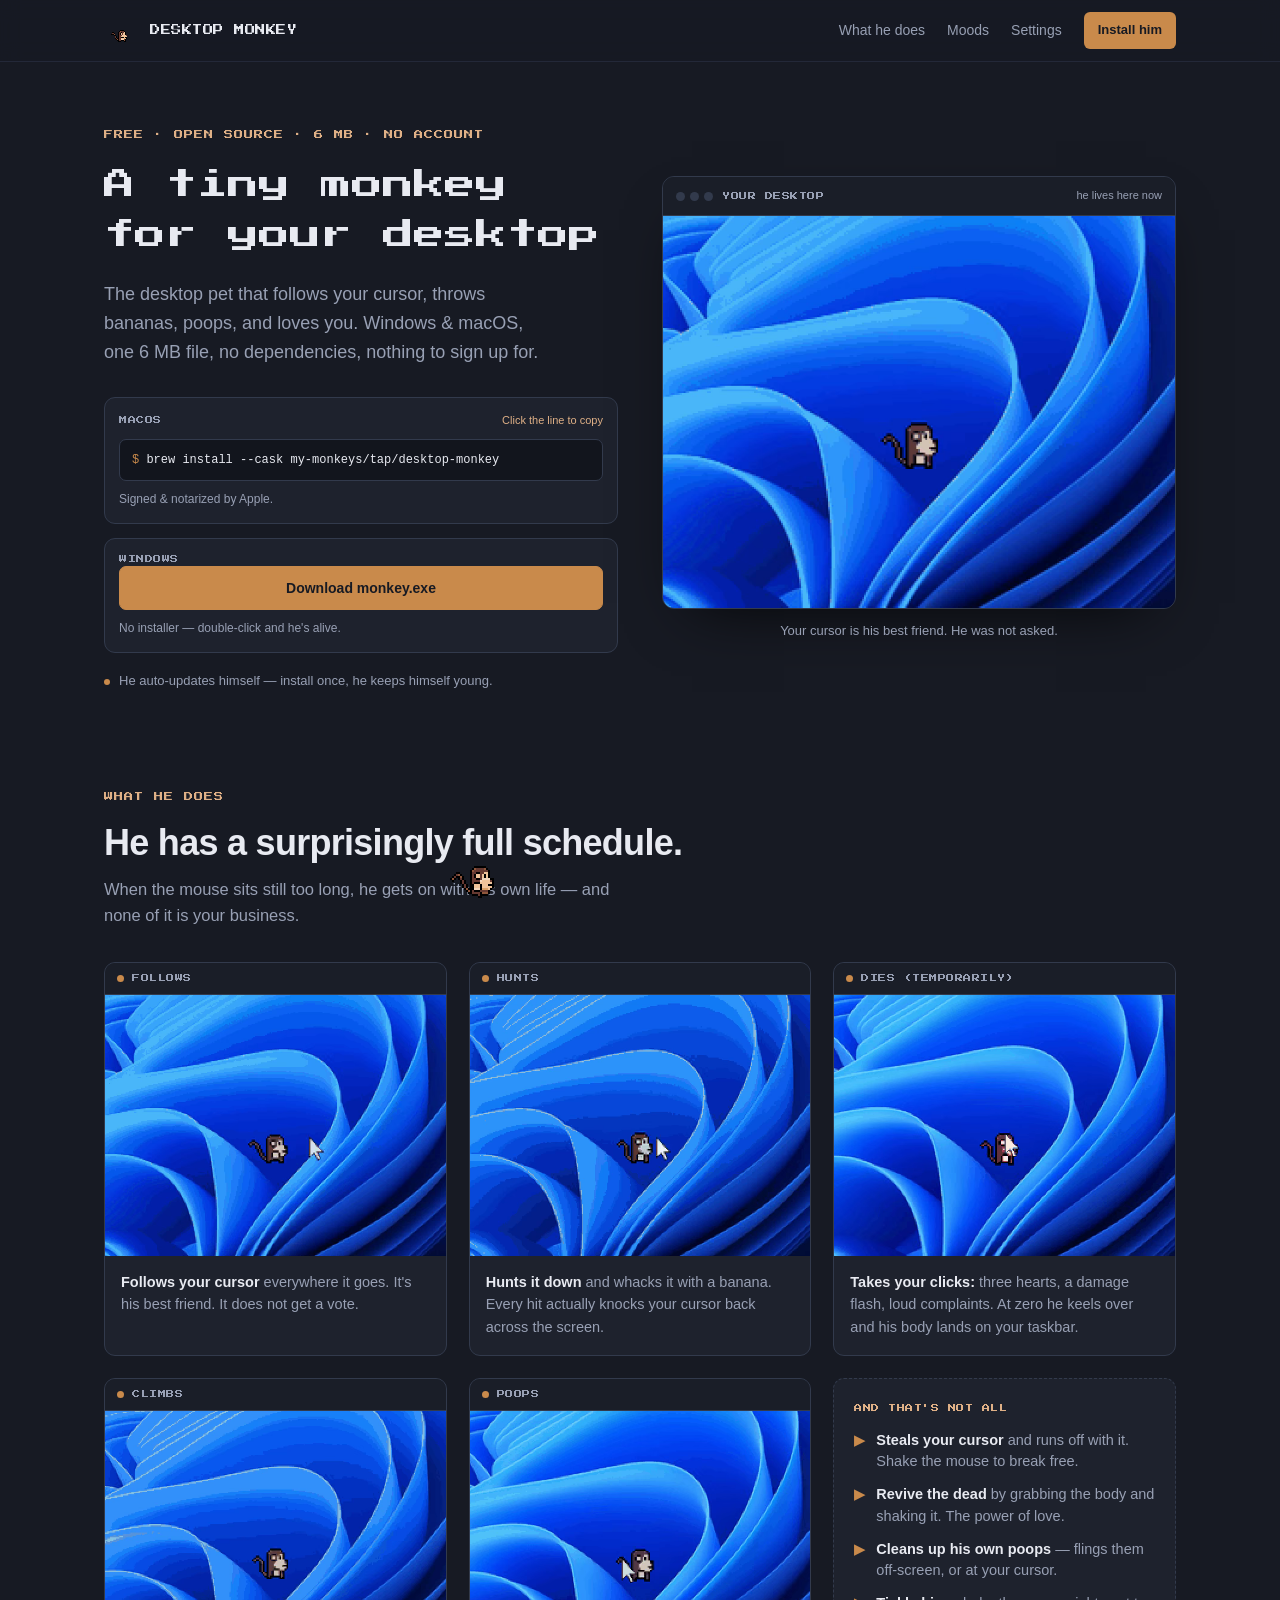
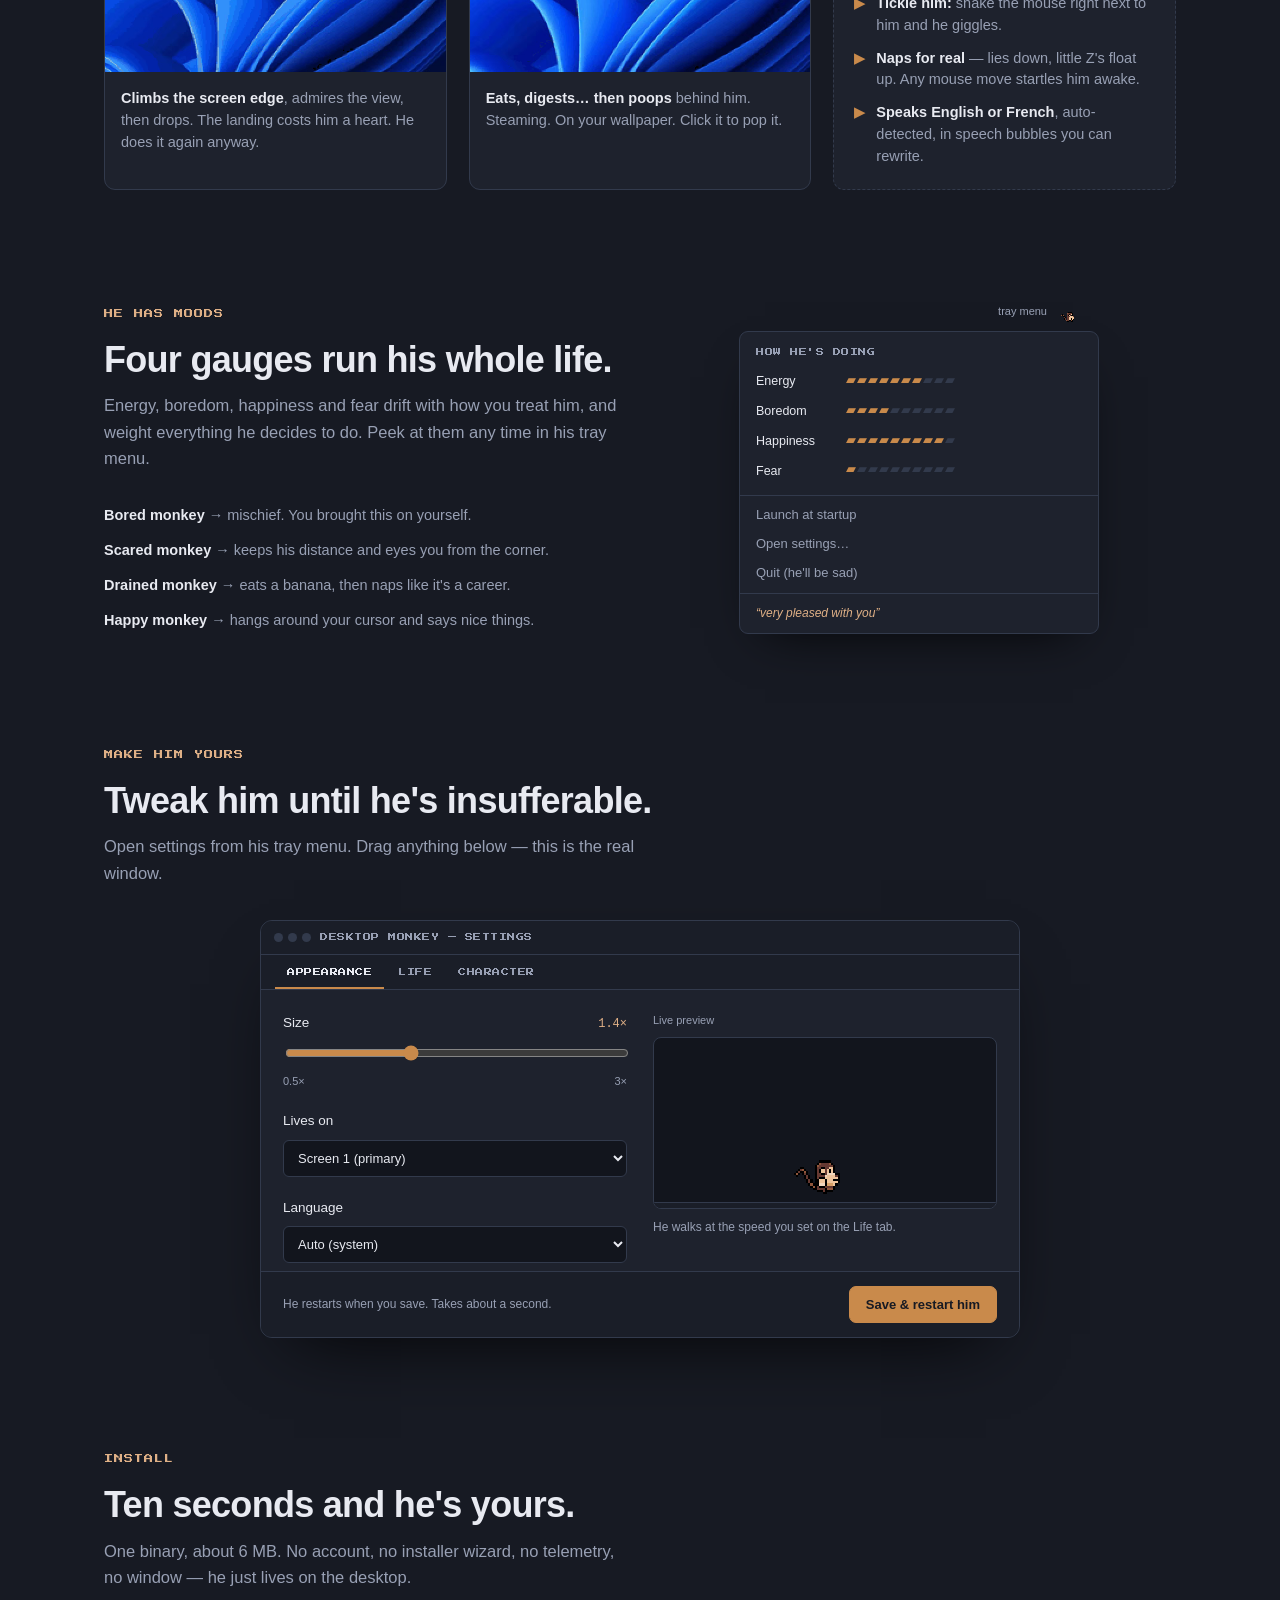
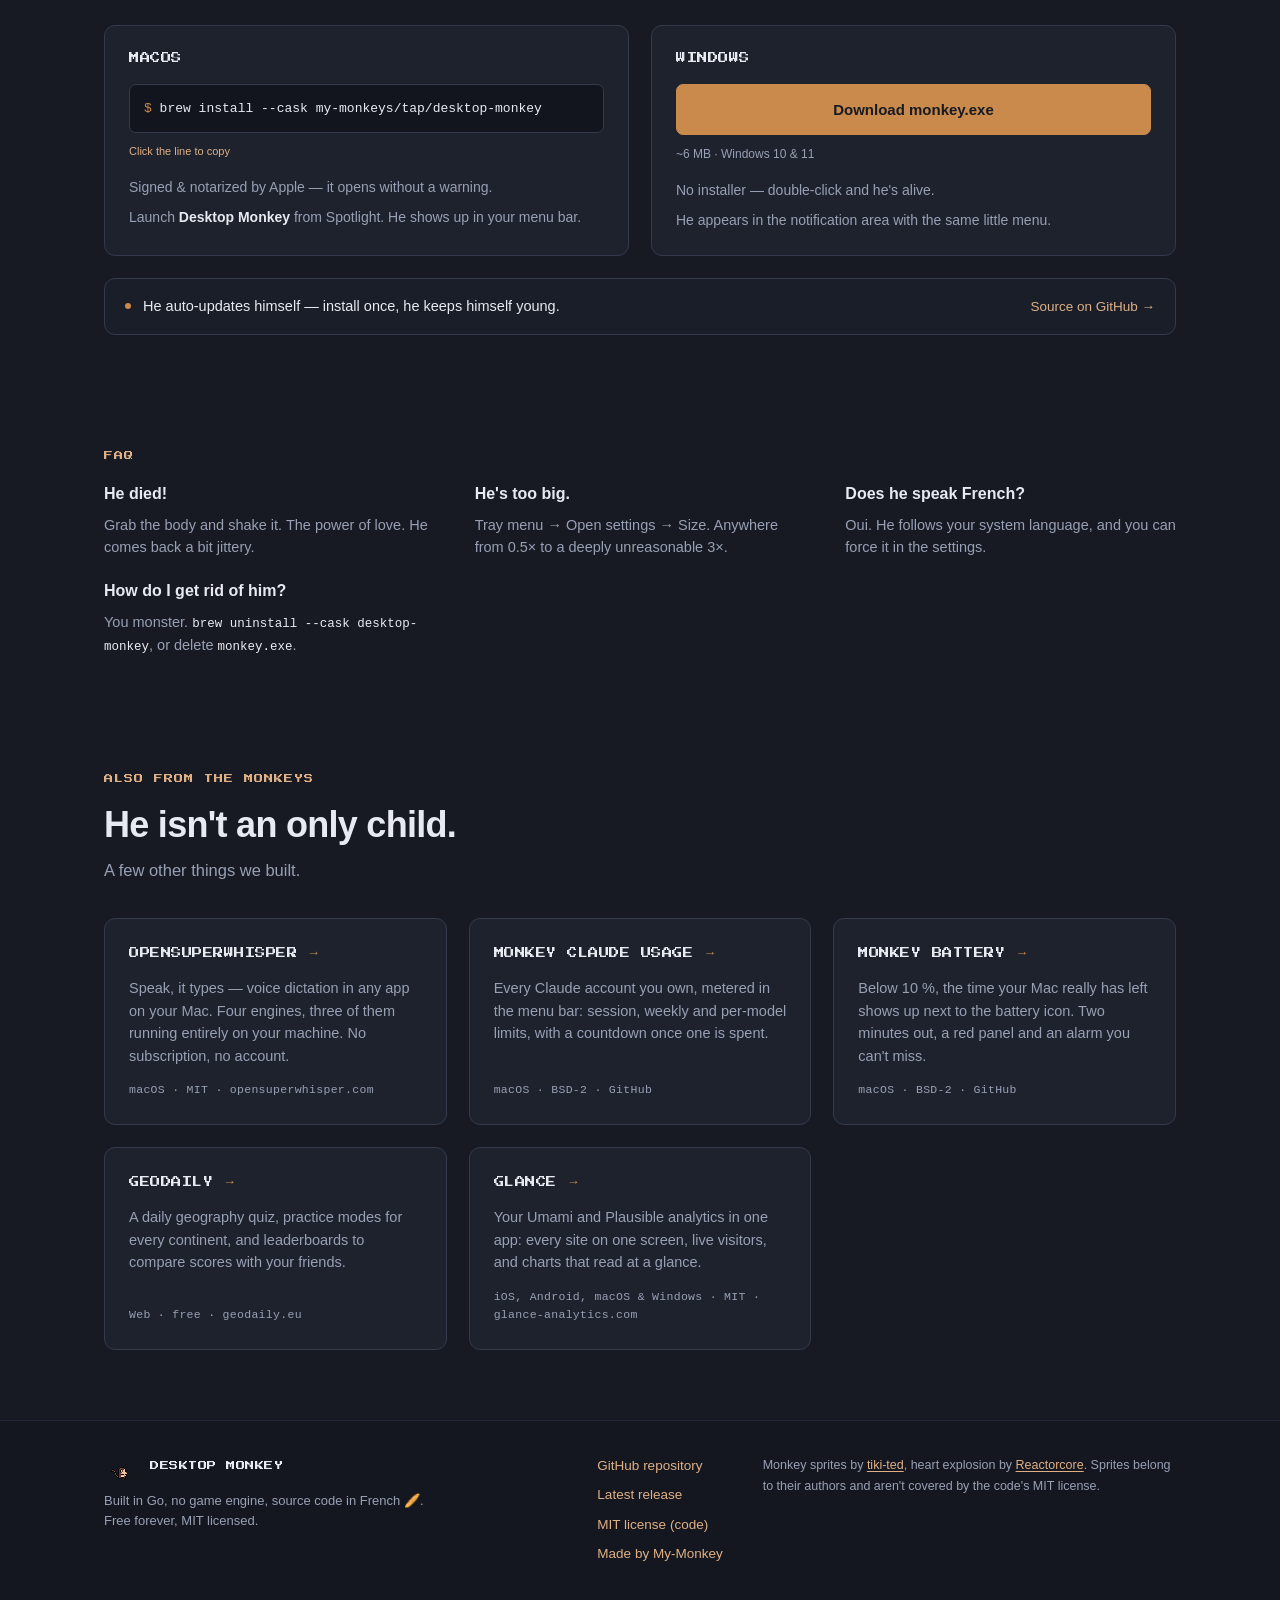
<file: index.html>
<!doctype html>
<html lang="en">
<head>
<meta charset="utf-8">
<meta name="viewport" content="width=device-width, initial-scale=1">
<title>Desktop Monkey — a free desktop pet for Windows &amp; macOS</title>
<meta name="description" content="A pixel-art desktop pet that lives on your Windows or macOS desktop. He follows your cursor, throws bananas, poops, and loves you. Free, open source, one 6 MB file.">
<meta name="color-scheme" content="dark">
<link rel="canonical" href="https://desktop-monkey.my-monkey.fr/">

<meta property="og:type" content="website">
<meta property="og:url" content="https://desktop-monkey.my-monkey.fr/">
<meta property="og:site_name" content="Desktop Monkey">
<meta property="og:title" content="Desktop Monkey — a free desktop pet for Windows &amp; macOS">
<meta property="og:description" content="He follows your cursor, throws bananas, poops, and loves you. Windows &amp; macOS, one 6 MB file, no account.">
<meta property="og:image" content="https://desktop-monkey.my-monkey.fr/assets/og.png">
<meta name="twitter:card" content="summary_large_image">
<meta name="twitter:image" content="https://desktop-monkey.my-monkey.fr/assets/og.png">

<link rel="preconnect" href="https://uuu.my-monkey.fr">
<script defer src="https://uuu.my-monkey.fr/u.js" data-website-id="9bdde1bf-7425-425e-ba8e-5500c962c4c9" data-domains="desktop-monkey.my-monkey.fr"></script>

<link rel="icon" href="assets/favicon-32.png" sizes="32x32" type="image/png">
<link rel="icon" href="assets/favicon.ico" sizes="any">
<link rel="apple-touch-icon" href="assets/apple-touch-icon.png">
<link rel="preload" href="fonts/press-start-2p.woff2" as="font" type="font/woff2" crossorigin>
<link rel="stylesheet" href="styles.css?v=3">

<script type="application/ld+json">
{
  "@context": "https://schema.org",
  "@graph": [
    {
      "@type": "SoftwareApplication",
      "@id": "https://desktop-monkey.my-monkey.fr/#app",
      "name": "Desktop Monkey",
      "description": "A pixel-art desktop pet for Windows and macOS. He follows your cursor, throws bananas, climbs the screen edge, naps, and leaves poop on your wallpaper.",
      "applicationCategory": "EntertainmentApplication",
      "applicationSubCategory": "Desktop pet",
      "operatingSystem": "Windows, macOS",
      "url": "https://desktop-monkey.my-monkey.fr/",
      "downloadUrl": "https://github.com/my-monkeys/desktop-monkey/releases/latest",
      "installUrl": "https://github.com/my-monkeys/desktop-monkey/releases/latest",
      "fileSize": "6MB",
      "screenshot": "https://desktop-monkey.my-monkey.fr/assets/og.png",
      "license": "https://github.com/my-monkeys/desktop-monkey/blob/main/LICENSE",
      "isAccessibleForFree": true,
      "offers": { "@type": "Offer", "price": "0", "priceCurrency": "EUR" },
      "author": { "@id": "https://my-monkey.fr/#org" },
      "publisher": { "@id": "https://my-monkey.fr/#org" }
    },
    {
      "@type": "Organization",
      "@id": "https://my-monkey.fr/#org",
      "name": "My-Monkey",
      "url": "https://my-monkey.fr",
      "sameAs": ["https://github.com/my-monkeys", "https://www.linkedin.com/company/my-monkey"]
    },
    {
      "@type": "FAQPage",
      "@id": "https://desktop-monkey.my-monkey.fr/#faq",
      "mainEntity": [
        {
          "@type": "Question",
          "name": "He died!",
          "acceptedAnswer": { "@type": "Answer", "text": "Grab the body and shake it. The power of love. He comes back a bit jittery." }
        },
        {
          "@type": "Question",
          "name": "He's too big.",
          "acceptedAnswer": { "@type": "Answer", "text": "Tray menu → Open settings → Size. Anywhere from 0.5× to a deeply unreasonable 3×." }
        },
        {
          "@type": "Question",
          "name": "Does he speak French?",
          "acceptedAnswer": { "@type": "Answer", "text": "Oui. He follows your system language, and you can force it in the settings." }
        },
        {
          "@type": "Question",
          "name": "How do I get rid of him?",
          "acceptedAnswer": { "@type": "Answer", "text": "You monster. brew uninstall --cask desktop-monkey, or delete monkey.exe." }
        }
      ]
    }
  ]
}
</script>
</head>
<body>

<header class="entete">
  <div class="bande">
    <a class="marque" href="#haut">
      <span class="sprite marque-singe" role="img" aria-label="Pixel-art monkey"></span>
      <span class="pixel">DESKTOP MONKEY</span>
    </a>
    <nav class="menu">
      <a href="#what">What he does</a>
      <a href="#moods">Moods</a>
      <a href="#settings">Settings</a>
      <a href="#install" class="bouton-menu">Install him</a>
    </nav>
  </div>
</header>

<main id="haut">

  <!-- ————————————————————————— hero ————————————————————————— -->
  <section class="section hero">
    <div>
      <p class="eyebrow">FREE &middot; OPEN SOURCE &middot; 6 MB &middot; NO ACCOUNT</p>
      <h1 class="titre-pixel">A tiny monkey for your desktop</h1>
      <p class="chapeau">The desktop pet that follows your cursor, throws bananas, poops, and loves you. Windows &amp; macOS, one 6&nbsp;MB file, no dependencies, nothing to sign up for.</p>

      <div class="cta">
        <div class="carte cta-mac">
          <div class="cta-tete">
            <span class="pixel mini">MACOS</span>
            <span class="copie-etat" data-copie-etat>Click the line to copy</span>
          </div>
          <button type="button" class="commande" data-copier aria-label="brew install --cask my-monkeys/tap/desktop-monkey — click to copy">
            <span class="invite" aria-hidden="true">$</span> brew install --cask my-monkeys/tap/desktop-monkey
          </button>
          <p class="note">Signed &amp; notarized by Apple.</p>
        </div>

        <div class="carte cta-win">
          <div class="pixel mini">WINDOWS</div>
          <a class="bouton" href="https://github.com/my-monkeys/desktop-monkey/releases/latest/download/monkey.exe">Download monkey.exe</a>
          <p class="note">No installer — double-click and he's alive.</p>
        </div>
      </div>

      <p class="ligne-maj"><span class="point"></span> He auto-updates himself — install once, he keeps himself young.</p>
    </div>

    <figure class="fenetre-figure">
      <div class="fenetre">
        <div class="fenetre-tete">
          <span class="feux"><i></i><i></i><i></i></span>
          <span class="pixel mini">YOUR DESKTOP</span>
          <span class="fenetre-note">he lives here now</span>
        </div>
        <video width="285" height="218" autoplay loop muted playsinline preload="auto" poster="suivre-poster.png"
               aria-label="A pixel-art monkey walking across a desktop wallpaper, following the mouse cursor">
          <source src="suivre.webm" type="video/webm">
          <source src="suivre.mp4" type="video/mp4">
        </video>
      </div>
      <figcaption>Your cursor is his best friend. He was not asked.</figcaption>
    </figure>
  </section>

  <!-- ——————————————————————— ce qu'il fait ——————————————————————— -->
  <section class="section" id="what">
    <p class="eyebrow">WHAT HE DOES</p>
    <h2>He has a surprisingly full schedule.</h2>
    <p class="intro">When the mouse sits still too long, he gets on with his own life — and none of it is your business.</p>

    <div class="grille-cartes">
      <figure class="carte carte-gif">
        <div class="carte-tete"><span class="puce"></span><span class="pixel mini">FOLLOWS</span></div>
        <video width="285" height="218" autoplay loop muted playsinline preload="metadata"
               aria-label="The monkey trotting across the desktop behind the mouse cursor">
          <source src="suivre.webm" type="video/webm">
          <source src="suivre.mp4" type="video/mp4">
        </video>
        <figcaption><strong>Follows your cursor</strong> everywhere it goes. It's his best friend. It does not get a vote.</figcaption>
      </figure>

      <figure class="carte carte-gif">
        <div class="carte-tete"><span class="puce"></span><span class="pixel mini">HUNTS</span></div>
        <video width="285" height="218" autoplay loop muted playsinline preload="metadata"
               aria-label="The monkey chasing the cursor and hitting it with a banana">
          <source src="chasse.webm" type="video/webm">
          <source src="chasse.mp4" type="video/mp4">
        </video>
        <figcaption><strong>Hunts it down</strong> and whacks it with a banana. Every hit actually knocks your cursor back across the screen.</figcaption>
      </figure>

      <figure class="carte carte-gif">
        <div class="carte-tete"><span class="puce"></span><span class="pixel mini">DIES (TEMPORARILY)</span></div>
        <video width="285" height="218" autoplay loop muted playsinline preload="metadata"
               aria-label="Three hearts above the monkey, a damage flash, then his body lying on the taskbar">
          <source src="degats.webm" type="video/webm">
          <source src="degats.mp4" type="video/mp4">
        </video>
        <figcaption><strong>Takes your clicks:</strong> three hearts, a damage flash, loud complaints. At zero he keels over and his body lands on your taskbar.</figcaption>
      </figure>

      <figure class="carte carte-gif">
        <div class="carte-tete"><span class="puce"></span><span class="pixel mini">CLIMBS</span></div>
        <video width="285" height="218" autoplay loop muted playsinline preload="metadata"
               aria-label="The monkey climbing up the edge of the screen and then dropping off">
          <source src="grimpe.webm" type="video/webm">
          <source src="grimpe.mp4" type="video/mp4">
        </video>
        <figcaption><strong>Climbs the screen edge</strong>, admires the view, then drops. The landing costs him a heart. He does it again anyway.</figcaption>
      </figure>

      <figure class="carte carte-gif">
        <div class="carte-tete"><span class="puce"></span><span class="pixel mini">POOPS</span></div>
        <video width="285" height="218" autoplay loop muted playsinline preload="metadata"
               aria-label="The monkey leaving a steaming pile behind him, then the pile popping when clicked">
          <source src="pond.webm" type="video/webm">
          <source src="pond.mp4" type="video/mp4">
        </video>
        <figcaption><strong>Eats, digests… then poops</strong> behind him. Steaming. On your wallpaper. Click it to pop it.</figcaption>
      </figure>

      <div class="carte carte-liste">
        <p class="pixel mini accent">AND THAT'S NOT ALL</p>
        <ul>
          <li><span><strong>Steals your cursor</strong> and runs off with it. Shake the mouse to break free.</span></li>
          <li><span><strong>Revive the dead</strong> by grabbing the body and shaking it. The power of love.</span></li>
          <li><span><strong>Cleans up his own poops</strong> — flings them off-screen, or at your cursor.</span></li>
          <li><span><strong>Tickle him:</strong> shake the mouse right next to him and he giggles.</span></li>
          <li><span><strong>Naps for real</strong> — lies down, little Z's float up. Any mouse move startles him awake.</span></li>
          <li><span><strong>Speaks English or French</strong>, auto-detected, in speech bubbles you can rewrite.</span></li>
        </ul>
      </div>
    </div>
  </section>

  <!-- ————————————————————————— humeurs ————————————————————————— -->
  <section class="section duo" id="moods">
    <div>
      <p class="eyebrow">HE HAS MOODS</p>
      <h2>Four gauges run his whole life.</h2>
      <p class="intro">Energy, boredom, happiness and fear drift with how you treat him, and weight everything he decides to do. Peek at them any time in his tray menu.</p>
      <ul class="liste-simple">
        <li><strong>Bored monkey</strong> → mischief. You brought this on yourself.</li>
        <li><strong>Scared monkey</strong> → keeps his distance and eyes you from the corner.</li>
        <li><strong>Drained monkey</strong> → eats a banana, then naps like it's a career.</li>
        <li><strong>Happy monkey</strong> → hangs around your cursor and says nice things.</li>
      </ul>
    </div>

    <div class="cote-tray">
      <p class="tray-legende"><span>tray menu</span><span class="sprite tray-singe" role="img" aria-label="Monkey tray icon"></span></p>
      <div class="tray">
        <p class="pixel mini tray-titre">HOW HE'S DOING</p>
        <div class="jauges">
          <p class="jauge"><span class="jauge-nom">Energy</span><span class="jauge-barre"><span class="on" data-jauge="energy-on"></span><span class="off" data-jauge="energy-off"></span></span></p>
          <p class="jauge"><span class="jauge-nom">Boredom</span><span class="jauge-barre"><span class="on" data-jauge="boredom-on"></span><span class="off" data-jauge="boredom-off"></span></span></p>
          <p class="jauge"><span class="jauge-nom">Happiness</span><span class="jauge-barre"><span class="on" data-jauge="happiness-on"></span><span class="off" data-jauge="happiness-off"></span></span></p>
          <p class="jauge"><span class="jauge-nom">Fear</span><span class="jauge-barre"><span class="on" data-jauge="fear-on"></span><span class="off" data-jauge="fear-off"></span></span></p>
        </div>
        <div class="tray-menu">
          <span>Launch at startup</span>
          <span>Open settings…</span>
          <span>Quit (he'll be sad)</span>
        </div>
        <p class="tray-quip">“<span data-quip>just hanging around</span>”</p>
      </div>
    </div>
  </section>

  <!-- ————————————————————————— réglages ————————————————————————— -->
  <section class="section" id="settings">
    <p class="eyebrow">MAKE HIM YOURS</p>
    <h2>Tweak him until he's insufferable.</h2>
    <p class="intro">Open settings from his tray menu. Drag anything below — this is the real window.</p>

    <div class="fenetre reglages">
      <div class="fenetre-tete">
        <span class="feux"><i></i><i></i><i></i></span>
        <span class="pixel mini">DESKTOP MONKEY — SETTINGS</span>
      </div>

      <div class="onglets" role="tablist" aria-label="Settings sections">
        <button type="button" class="pixel" role="tab" aria-selected="true"  aria-controls="tab-appearance" id="btn-appearance" data-onglet="appearance">APPEARANCE</button>
        <button type="button" class="pixel" role="tab" aria-selected="false" aria-controls="tab-life"       id="btn-life"       data-onglet="life">LIFE</button>
        <button type="button" class="pixel" role="tab" aria-selected="false" aria-controls="tab-character"  id="btn-character"  data-onglet="character">CHARACTER</button>
      </div>

      <div class="panneaux">
        <!-- apparence -->
        <div class="panneau" id="tab-appearance" role="tabpanel" aria-labelledby="btn-appearance">
          <div class="colonnes">
            <div class="pile">
              <div class="reglage">
                <p class="reglage-tete"><label for="dm-size">Size</label><output for="dm-size" data-out="size">1.4×</output></p>
                <input id="dm-size" type="range" min="0.5" max="3" step="0.1" value="1.4">
                <p class="bornes"><span>0.5×</span><span>3×</span></p>
              </div>
              <div class="reglage">
                <label for="dm-screen">Lives on</label>
                <select id="dm-screen">
                  <option>Screen 1 (primary)</option>
                  <option>Screen 2</option>
                  <option>Wherever the cursor is</option>
                </select>
              </div>
              <div class="reglage">
                <label for="dm-lang">Language</label>
                <select id="dm-lang">
                  <option>Auto (system)</option>
                  <option>English</option>
                  <option>Français</option>
                </select>
              </div>
            </div>
            <div>
              <p class="etiquette">Live preview</p>
              <div class="scene">
                <span class="sprite apercu" data-apercu role="img" aria-label="Preview of the monkey at the selected size"></span>
                <span class="sol"></span>
              </div>
              <p class="note">He walks at the speed you set on the Life tab.</p>
            </div>
          </div>
        </div>

        <!-- vie -->
        <div class="panneau" id="tab-life" role="tabpanel" aria-labelledby="btn-life" hidden>
          <div class="colonnes">
            <div class="pile">
              <div class="reglage">
                <p class="reglage-tete"><label for="dm-speed">Speed</label><output for="dm-speed" data-out="speed">1.0×</output></p>
                <input id="dm-speed" type="range" min="0.4" max="2.4" step="0.1" value="1">
                <p class="bornes"><span>slug</span><span>caffeinated</span></p>
              </div>
              <div class="reglage">
                <p class="etiquette-forte" id="lbl-hearts">Hearts</p>
                <div class="coeurs" role="group" aria-labelledby="lbl-hearts">
                  <button type="button" class="coeur" data-coeur="1" aria-label="1 heart"></button>
                  <button type="button" class="coeur" data-coeur="2" aria-label="2 hearts"></button>
                  <button type="button" class="coeur" data-coeur="3" aria-label="3 hearts"></button>
                  <button type="button" class="coeur" data-coeur="4" aria-label="4 hearts"></button>
                  <button type="button" class="coeur" data-coeur="5" aria-label="5 hearts"></button>
                  <span class="note" data-coeurs-note>3 clicks to knock him out</span>
                </div>
              </div>
            </div>
            <div class="pile bascules">
              <p class="bascule"><span>Naps when you're away</span>
                <button type="button" class="interrupteur" data-bascule="naps" role="switch" aria-checked="true" aria-label="Naps when you're away"><i></i></button></p>
              <p class="bascule"><span>Leaves poops</span>
                <button type="button" class="interrupteur" data-bascule="poops" role="switch" aria-checked="true" aria-label="Leaves poops"><i></i></button></p>
              <p class="bascule"><span>Climbs screen edges</span>
                <button type="button" class="interrupteur" data-bascule="climb" role="switch" aria-checked="true" aria-label="Climbs screen edges"><i></i></button></p>
              <p class="note">Turning off poops is allowed. He will find another way to express himself.</p>
            </div>
          </div>
        </div>

        <!-- caractère -->
        <div class="panneau" id="tab-character" role="tabpanel" aria-labelledby="btn-character" hidden>
          <div class="grille-traits">
            <div class="reglage">
              <p class="reglage-tete"><label for="dm-mis">Mischief</label><output for="dm-mis" data-out="mischief">72</output></p>
              <input id="dm-mis" type="range" min="0" max="100" value="72">
            </div>
            <div class="reglage">
              <p class="reglage-tete"><label for="dm-aff">Affection</label><output for="dm-aff" data-out="affection">80</output></p>
              <input id="dm-aff" type="range" min="0" max="100" value="80">
            </div>
            <div class="reglage">
              <p class="reglage-tete"><label for="dm-shy">Shyness</label><output for="dm-shy" data-out="shyness">28</output></p>
              <input id="dm-shy" type="range" min="0" max="100" value="28">
            </div>
            <div class="reglage">
              <p class="reglage-tete"><label for="dm-app">Appetite</label><output for="dm-app" data-out="appetite">66</output></p>
              <input id="dm-app" type="range" min="0" max="100" value="66">
            </div>
          </div>
          <p class="persona">
            <span class="sprite persona-singe" role="img" aria-label="Monkey"></span>
            <span>Right now he's <strong data-persona></strong></span>
          </p>
        </div>
      </div>

      <div class="fenetre-pied">
        <span class="note" data-sauve-note>He restarts when you save. Takes about a second.</span>
        <button type="button" class="bouton" data-sauver>Save &amp; restart him</button>
      </div>
    </div>
  </section>

  <!-- ————————————————————————— installation ————————————————————————— -->
  <section class="section" id="install">
    <p class="eyebrow">INSTALL</p>
    <h2>Ten seconds and he's yours.</h2>
    <p class="intro">One binary, about 6&nbsp;MB. No account, no installer wizard, no telemetry, no window — he just lives on the desktop.</p>

    <div class="grille-install">
      <div class="carte">
        <p class="pixel titre-carte">MACOS</p>
        <button type="button" class="commande grande" data-copier aria-label="brew install --cask my-monkeys/tap/desktop-monkey — click to copy">
          <span class="invite" aria-hidden="true">$</span> brew install --cask my-monkeys/tap/desktop-monkey
        </button>
        <p class="copie-etat haut" data-copie-etat>Click the line to copy</p>
        <ul class="liste-simple petite">
          <li>Signed &amp; notarized by Apple — it opens without a warning.</li>
          <li>Launch <strong>Desktop Monkey</strong> from Spotlight. He shows up in your menu bar.</li>
        </ul>
      </div>

      <div class="carte">
        <p class="pixel titre-carte">WINDOWS</p>
        <a class="bouton grand" href="https://github.com/my-monkeys/desktop-monkey/releases/latest/download/monkey.exe">Download monkey.exe</a>
        <p class="note haut">~6 MB · Windows 10 &amp; 11</p>
        <ul class="liste-simple petite">
          <li>No installer — double-click and he's alive.</li>
          <li>He appears in the notification area with the same little menu.</li>
        </ul>
      </div>
    </div>

    <p class="banniere-maj">
      <span class="point"></span>
      <span>He auto-updates himself — install once, he keeps himself young.</span>
      <a href="https://github.com/my-monkeys/desktop-monkey">Source on GitHub →</a>
    </p>
  </section>

  <!-- ————————————————————————— faq ————————————————————————— -->
  <section class="section faq">
    <p class="eyebrow">FAQ</p>
    <div class="grille-faq">
      <div>
        <h3>He died!</h3>
        <p>Grab the body and shake it. The power of love. He comes back a bit jittery.</p>
      </div>
      <div>
        <h3>He's too big.</h3>
        <p>Tray menu → Open settings → Size. Anywhere from 0.5× to a deeply unreasonable 3×.</p>
      </div>
      <div>
        <h3>Does he speak French?</h3>
        <p>Oui. He follows your system language, and you can force it in the settings.</p>
      </div>
      <div>
        <h3>How do I get rid of him?</h3>
        <p>You monster. <code>brew uninstall --cask desktop-monkey</code>, or delete <code>monkey.exe</code>.</p>
      </div>
    </div>
  </section>

  <!-- ————————————————————————— les autres projets ————————————————————————— -->
  <section class="section" id="autres">
    <p class="eyebrow">ALSO FROM THE MONKEYS</p>
    <h2>He isn't an only child.</h2>
    <p class="intro">A few other things we built.</p>

    <div class="grille-projets">
      <a class="carte projet" href="https://opensuperwhisper.com">
        <p class="pixel titre-carte">OPENSUPERWHISPER <span class="projet-fleche" aria-hidden="true">→</span></p>
        <p class="projet-texte">Speak, it types — voice dictation in any app on your Mac. Four engines, three of them running entirely on your machine. No subscription, no account.</p>
        <p class="note">macOS · MIT · opensuperwhisper.com</p>
      </a>

      <a class="carte projet" href="https://github.com/my-monkeys/monkey-claude-usage">
        <p class="pixel titre-carte">MONKEY CLAUDE USAGE <span class="projet-fleche" aria-hidden="true">→</span></p>
        <p class="projet-texte">Every Claude account you own, metered in the menu bar: session, weekly and per-model limits, with a countdown once one is spent.</p>
        <p class="note">macOS · BSD-2 · GitHub</p>
      </a>

      <a class="carte projet" href="https://github.com/my-monkeys/monkey-battery">
        <p class="pixel titre-carte">MONKEY BATTERY <span class="projet-fleche" aria-hidden="true">→</span></p>
        <p class="projet-texte">Below 10&nbsp;%, the time your Mac really has left shows up next to the battery icon. Two minutes out, a red panel and an alarm you can't miss.</p>
        <p class="note">macOS · BSD-2 · GitHub</p>
      </a>

      <a class="carte projet" href="https://geodaily.eu">
        <p class="pixel titre-carte">GEODAILY <span class="projet-fleche" aria-hidden="true">→</span></p>
        <p class="projet-texte">A daily geography quiz, practice modes for every continent, and leaderboards to compare scores with your friends.</p>
        <p class="note">Web · free · geodaily.eu</p>
      </a>

      <a class="carte projet" href="https://glance-analytics.com">
        <p class="pixel titre-carte">GLANCE <span class="projet-fleche" aria-hidden="true">→</span></p>
        <p class="projet-texte">Your Umami and Plausible analytics in one app: every site on one screen, live visitors, and charts that read at a glance.</p>
        <p class="note">iOS, Android, macOS & Windows · MIT · glance-analytics.com</p>
      </a>
    </div>
  </section>
</main>

<footer class="pied">
  <div class="pied-bande">
    <div class="pied-marque">
      <p class="marque"><span class="sprite marque-singe" role="img" aria-label="Pixel-art monkey"></span><span class="pixel">DESKTOP MONKEY</span></p>
      <p>Built in Go, no game engine, source code in French 🥖. Free forever, MIT licensed.</p>
    </div>
    <nav class="pied-liens">
      <a href="https://github.com/my-monkeys/desktop-monkey">GitHub repository</a>
      <a href="https://github.com/my-monkeys/desktop-monkey/releases/latest">Latest release</a>
      <a href="https://github.com/my-monkeys/desktop-monkey/blob/main/LICENSE">MIT license (code)</a>
      <a href="https://my-monkey.fr">Made by My-Monkey</a>
    </nav>
    <p class="pied-credits">
      Monkey sprites by <a href="https://tiki-ted.itch.io/pixel-art-monkey">tiki-ted</a>, heart explosion by
      <a href="https://reactorcore.itch.io/explosion-spriteanim-sheet-minipack">Reactorcore</a>.
      Sprites belong to their authors and aren't covered by the code's MIT license.
    </p>
  </div>
</footer>

<!-- le singe qui se promène en bas de page -->
<div class="bulle" data-bulle aria-live="polite"></div>
<button type="button" class="sprite promeneur" data-promeneur title="Poke him. See what happens."
        aria-label="A pixel-art monkey walking along the bottom of the page. Click to poke him."></button>

<script src="app.js?v=2"></script>
</body>
</html>
</file>
<file: styles.css>
/* Desktop Monkey — site vitrine.
   Palette et esprit repris de la fenetre de reglages de l'application :
   fond ardoise, panneaux legerement plus clairs, un seul accent ambre.
   Le pixel art garde ses bords nets partout (image-rendering: pixelated). */

/* Police servie depuis notre domaine : Google Fonts bloquait le rendu 836 ms,
   et faisait dependre l'affichage du texte d'un tiers. Sous-ensemble latin seul. */
@font-face {
  font-family: 'Press Start 2P';
  font-style: normal;
  font-weight: 400;
  font-display: swap;
  src: url('fonts/press-start-2p.woff2') format('woff2');
  unicode-range: U+0000-00FF, U+0131, U+0152-0153, U+02BB-02BC, U+02C6, U+02DA,
                 U+02DC, U+0304, U+0308, U+0329, U+2000-206F, U+20AC, U+2122,
                 U+2191, U+2193, U+2212, U+2215, U+FEFF, U+FFFD;
}

:root {
  --a: #c98a4b;                                        /* accent */
  --a2: color-mix(in oklab, var(--a) 60%, #ffeada);    /* accent clair, pour le texte */
  --bg: #171a23;
  --pnl: #1e222d;      /* panneaux et cartes */
  --pnl2: #1a1e28;     /* barres de titre, pieds */
  --deep: #12151d;     /* champs, terminal */
  --brd: #323a4c;
  --brd2: #232838;
  --ink: #e8eaf1;
  --mut: #98a0b4;

  --pixel: "Press Start 2P", ui-monospace, monospace;
  --mono: ui-monospace, SFMono-Regular, Menlo, Consolas, monospace;
  --sans: -apple-system, BlinkMacSystemFont, "Segoe UI", "Helvetica Neue", Helvetica, sans-serif;
}

@supports not (color: color-mix(in oklab, red 50%, blue)) {
  :root { --a2: #e8b586; }
}

* { box-sizing: border-box; }

html { scroll-behavior: smooth; }

body {
  margin: 0;
  background: var(--bg);
  color: var(--ink);
  font: 400 16px/1.6 var(--sans);
  -webkit-font-smoothing: antialiased;
  overflow-x: hidden;
}

a { color: var(--a2); text-decoration: none; }
a:hover { color: var(--a); text-decoration: underline; }
::selection { background: var(--a); color: var(--bg); }

:focus-visible { outline: 2px solid var(--a2); outline-offset: 3px; border-radius: 4px; }

img, video { max-width: 100%; }

/* ————————————————————————— sprites ————————————————————————— */
/* Toutes les images du singe sortent de la meme planche : 16 colonnes de
   48x32, la ligne 0 etant le repos vers la droite. */
.sprite {
  display: inline-block;
  background-image: url(assets/monkey-sheet.png);
  background-repeat: no-repeat;
  image-rendering: pixelated;
}
.marque-singe { width: 36px; height: 24px; background-size: 576px 432px; }
.tray-singe   { width: 30px; height: 20px; background-size: 480px 360px; }
.persona-singe{ width: 48px; height: 32px; background-size: 768px 576px; flex: 0 0 auto; }

/* ————————————————————————— entete ————————————————————————— */
.entete {
  position: sticky; top: 0; z-index: 40;
  background: rgba(23, 26, 35, .86);
  backdrop-filter: blur(10px);
  border-bottom: 1px solid var(--brd2);
}
.bande {
  max-width: 1120px; margin: 0 auto; padding: 12px 24px;
  display: flex; align-items: center; gap: 18px;
}
.marque { display: flex; align-items: center; gap: 10px; color: var(--ink); }
.marque:hover { color: var(--ink); text-decoration: none; }
.marque .pixel { font-size: 10px; letter-spacing: .5px; }
.menu { margin-left: auto; display: flex; align-items: center; gap: 22px; font-size: 14px; }
.menu a { color: var(--mut); }
.menu a:hover { color: var(--ink); text-decoration: none; }
.bouton-menu {
  color: var(--bg) !important; background: var(--a);
  padding: 8px 14px; border-radius: 6px; font-weight: 600; font-size: 13px;
}
.bouton-menu:hover { background: var(--a2); text-decoration: none; }

/* ————————————————————————— rythme des sections ————————————————————————— */
.section { max-width: 1120px; margin: 0 auto; padding: 56px 24px; scroll-margin-top: 78px; }
.hero { padding-top: 64px; padding-bottom: 40px; display: grid; gap: 44px; align-items: center;
        grid-template-columns: repeat(auto-fit, minmax(360px, 1fr)); }
.duo  { display: grid; gap: 44px; align-items: center;
        grid-template-columns: repeat(auto-fit, minmax(330px, 1fr)); }

.pixel { font-family: var(--pixel); font-weight: 400; }
.mini  { font-size: 8px; letter-spacing: .5px; color: var(--mut); }
.accent { color: var(--a2); }

.eyebrow {
  margin: 0 0 16px; font-family: var(--pixel); font-size: 9px;
  letter-spacing: 1px; line-height: 2; color: var(--a2);
}
.titre-pixel {
  margin: 0 0 20px; font-family: var(--pixel); font-weight: 400;
  font-size: clamp(19px, 2.9vw, 31px); line-height: 1.62; text-wrap: pretty;
}
h2 { margin: 0 0 12px; font-size: clamp(26px, 3.4vw, 36px); line-height: 1.15;
     letter-spacing: -.02em; font-weight: 700; text-wrap: balance; }
h3 { margin: 0 0 7px; font-size: 16px; font-weight: 600; }
.chapeau { margin: 0 0 30px; font-size: 18px; color: var(--mut); max-width: 44ch; text-wrap: pretty; }
.intro   { margin: 0 0 34px; font-size: 16.5px; color: var(--mut); max-width: 58ch; }
.note    { margin: 9px 0 0; font-size: 12px; color: var(--mut); }
.note.haut, .copie-etat.haut { margin-top: 10px; min-height: 18px; }
.etiquette { margin: 0 0 8px; font-size: 11px; color: var(--mut); }
.etiquette-forte { margin: 0 0 9px; font-size: 13.5px; color: var(--ink); }

/* ————————————————————————— cartes ————————————————————————— */
.carte { background: var(--pnl); border: 1px solid var(--brd); border-radius: 11px; }

.cta { display: flex; flex-wrap: wrap; gap: 14px; align-items: stretch; }
.cta-mac { flex: 1 1 330px; padding: 14px; }
.cta-win { flex: 1 1 250px; padding: 14px; display: flex; flex-direction: column; }
.cta-tete { display: flex; align-items: center; justify-content: space-between;
            gap: 10px; margin-bottom: 10px; }
.copie-etat { font-size: 11px; color: var(--a2); }

.commande {
  display: block; width: 100%; text-align: left;
  font-family: var(--mono); font-size: 12px; line-height: 1.5; color: var(--ink);
  background: var(--deep); border: 1px solid var(--brd); border-radius: 7px;
  padding: 11px 12px; cursor: pointer; overflow-wrap: anywhere;
  transition: border-color .15s, color .15s;
}
.commande:hover { border-color: var(--a); color: var(--a2); }
.commande.grande { font-size: 13px; padding: 14px; }
.invite { color: var(--a); }

.bouton {
  display: flex; align-items: center; justify-content: center; gap: 9px;
  background: var(--a); color: var(--bg); border: 1px solid var(--a);
  font: 700 14px var(--sans); padding: 13px 14px; border-radius: 7px; cursor: pointer;
}
.bouton:hover { background: var(--a2); border-color: var(--a2); color: var(--bg); text-decoration: none; }
.bouton.grand { font-size: 15px; padding: 16px; }

.ligne-maj { margin: 18px 0 0; display: flex; align-items: center; gap: 9px;
             font-size: 13px; color: var(--mut); }
.point { display: inline-block; width: 6px; height: 6px; border-radius: 50%;
         background: var(--a); animation: clignote 2.4s steps(1, end) infinite; }
@keyframes clignote { 0%, 55% { opacity: 1 } 56%, 100% { opacity: .2 } }

/* ————————————————————————— fenetres (cadres façon OS) ————————————————————————— */
.fenetre-figure { margin: 0; }
.fenetre {
  background: var(--pnl); border: 1px solid var(--brd); border-radius: 12px;
  overflow: hidden; box-shadow: 0 24px 60px -30px rgba(0, 0, 0, .9);
}
.fenetre-tete {
  display: flex; align-items: center; gap: 9px; padding: 10px 13px;
  background: var(--pnl2); border-bottom: 1px solid var(--brd);
}
.feux { display: flex; gap: 5px; }
.feux i { display: block; width: 9px; height: 9px; border-radius: 50%; background: var(--brd); }
.fenetre-note { margin-left: auto; font-size: 11px; color: var(--mut); }
.fenetre video { display: block; width: 100%; height: auto; aspect-ratio: 285 / 218;
                 object-fit: cover; image-rendering: pixelated; background: var(--deep); }
.fenetre-figure figcaption { margin-top: 12px; font-size: 13px; color: var(--mut); text-align: center; }

/* ————————————————————————— grille « ce qu'il fait » ————————————————————————— */
.grille-cartes { display: grid; gap: 22px; grid-template-columns: repeat(auto-fit, minmax(330px, 1fr)); }
.carte-gif { margin: 0; overflow: hidden; }
.carte-tete { display: flex; align-items: center; gap: 8px; padding: 9px 12px;
              background: var(--pnl2); border-bottom: 1px solid var(--brd); }
.puce { display: block; width: 7px; height: 7px; border-radius: 50%; background: var(--a); }
.carte-gif video { display: block; width: 100%; height: auto; aspect-ratio: 285 / 218;
                   object-fit: cover; image-rendering: pixelated; background: var(--deep); }
.carte-gif figcaption { padding: 15px 16px 17px; font-size: 14.5px; line-height: 1.55; color: var(--mut); }
.carte-gif strong, .carte-liste strong, .liste-simple strong { color: var(--ink); font-weight: 600; }

.carte-liste { border-style: dashed; padding: 22px 20px; display: flex; flex-direction: column; gap: 14px; }
.carte-liste p { margin: 0; line-height: 1.8; }
.carte-liste ul { margin: 0; padding: 0; list-style: none;
                  display: flex; flex-direction: column; gap: 11px;
                  font-size: 14.5px; line-height: 1.5; color: var(--mut); }
.carte-liste li { display: flex; gap: 10px; }
.carte-liste li::before { content: "▶"; color: var(--a); flex: 0 0 auto; }

.liste-simple { margin: 0; padding: 0; list-style: none;
                display: flex; flex-direction: column; gap: 13px;
                font-size: 14.5px; line-height: 1.5; color: var(--mut); }
.liste-simple.petite { margin-top: 16px; gap: 9px; font-size: 14px; }

/* ————————————————————————— humeurs ————————————————————————— */
.cote-tray { justify-self: center; width: 100%; max-width: 360px; }
.tray-legende { display: flex; align-items: center; justify-content: flex-end; gap: 8px;
                margin: 0 0 9px; padding-right: 14px; font-size: 11px; color: var(--mut); }
.tray { background: var(--pnl); border: 1px solid var(--brd); border-radius: 9px;
        overflow: hidden; box-shadow: 0 20px 50px -26px rgba(0, 0, 0, .95); }
.tray-titre { margin: 0; padding: 14px 16px 6px; }
.jauges { padding: 6px 16px 14px; display: flex; flex-direction: column; gap: 9px; }
.jauge { margin: 0; display: flex; align-items: center; gap: 12px; }
.jauge-nom { flex: 0 0 78px; font-size: 12.5px; color: var(--ink); }
.jauge-barre { font-family: var(--mono); font-size: 13px; letter-spacing: 1px; }
.jauge-barre .on { color: var(--a); }
.jauge-barre .off { color: var(--brd); }
.tray-menu { border-top: 1px solid var(--brd); padding: 9px 16px;
             font-size: 13px; color: var(--mut); display: flex; flex-direction: column; gap: 8px; }
.tray-quip { margin: 0; border-top: 1px solid var(--brd); padding: 10px 16px;
             font-size: 12px; color: var(--a2); font-style: italic; }

/* ————————————————————————— fenetre de reglages ————————————————————————— */
.reglages { max-width: 760px; margin: 0 auto; box-shadow: 0 30px 70px -34px rgba(0, 0, 0, .95); }
.onglets { display: flex; gap: 2px; padding: 0 14px;
           background: var(--pnl2); border-bottom: 1px solid var(--brd); }
.onglets button {
  background: none; border: 0; border-bottom: 2px solid transparent;
  color: var(--mut); font-size: 8px; letter-spacing: .5px;
  padding: 13px 12px 11px; cursor: pointer;
}
.onglets button:hover { color: var(--ink); }
.onglets button[aria-selected="true"] { color: var(--ink); border-bottom-color: var(--a); }

.panneaux { padding: 22px 22px 8px; min-height: 260px; }
.colonnes { display: grid; gap: 26px; grid-template-columns: repeat(auto-fit, minmax(240px, 1fr));
            align-items: start; }
.pile { display: flex; flex-direction: column; gap: 20px; }
.bascules { gap: 14px; }
.grille-traits { display: grid; gap: 18px 30px; grid-template-columns: repeat(auto-fit, minmax(230px, 1fr)); }

.reglage label { font-size: 13.5px; color: var(--ink); display: block; }
.reglage-tete { margin: 0 0 9px; display: flex; justify-content: space-between; align-items: baseline; }
.reglage-tete label { margin: 0; }
.reglage-tete output { font-family: var(--mono); font-size: 12px; color: var(--a2); }
.reglage select {
  width: 100%; margin-top: 8px; background: var(--deep); color: var(--ink);
  border: 1px solid var(--brd); border-radius: 6px; padding: 9px 10px;
  font: 400 13px var(--sans);
}
input[type=range] { width: 100%; accent-color: var(--a); }
.bornes { margin: 4px 0 0; display: flex; justify-content: space-between;
          font-size: 11px; color: var(--mut); }

.coeurs { display: flex; gap: 8px; align-items: center; }
.coeur {
  width: 28px; height: 24px; padding: 0; border: 0; background: none; cursor: pointer;
  background-image: url(assets/heart.png); background-size: 28px 24px;
  background-repeat: no-repeat; image-rendering: pixelated;
  opacity: .22; transition: opacity .12s, transform .12s;
}
.coeur[data-plein] { opacity: 1; }
.coeur:hover { transform: translateY(-2px); }
.coeurs .note { margin: 0 0 0 6px; }

.bascule { margin: 0; display: flex; align-items: center; justify-content: space-between;
           gap: 14px; font-size: 13.5px; color: var(--ink); }
.interrupteur {
  width: 44px; height: 24px; flex: 0 0 auto; border-radius: 12px;
  border: 1px solid var(--brd); background: var(--deep);
  position: relative; cursor: pointer; padding: 0; transition: background .16s;
}
.interrupteur[aria-checked="true"] { background: var(--a); }
.interrupteur i { position: absolute; top: 2px; left: 2px; width: 18px; height: 18px;
                  border-radius: 50%; background: var(--ink); transition: transform .16s; }
.interrupteur[aria-checked="true"] i { transform: translateX(20px); }

.scene { position: relative; height: 172px; background: var(--deep);
         border: 1px solid var(--brd); border-radius: 8px; overflow: hidden;
         display: flex; align-items: flex-end; justify-content: center; padding-bottom: 12px; }
.apercu { width: 96px; height: 64px; background-size: 1536px 1152px; background-position: 0 -64px; }
.sol { position: absolute; left: 0; right: 0; bottom: 0; height: 6px;
       background: var(--pnl2); border-top: 1px solid var(--brd); }

.persona { margin: 22px 0 0; background: var(--deep); border: 1px solid var(--brd);
           border-radius: 8px; padding: 14px 16px; display: flex; align-items: center; gap: 13px;
           font-size: 14px; line-height: 1.5; color: var(--mut); }
.persona strong { color: var(--a2); font-weight: 600; }

.fenetre-pied { display: flex; align-items: center; gap: 14px; padding: 14px 22px;
                background: var(--pnl2); border-top: 1px solid var(--brd); }
.fenetre-pied .note { margin: 0; }
.fenetre-pied .bouton { margin-left: auto; font-size: 13px; padding: 10px 16px; }

/* ————————————————————————— installation ————————————————————————— */
.grille-install { display: grid; gap: 22px; grid-template-columns: repeat(auto-fit, minmax(320px, 1fr)); }
.grille-install .carte { padding: 24px; }
.titre-carte { margin: 0 0 18px; font-size: 10px; letter-spacing: .5px; color: var(--ink); }
.banniere-maj {
  margin: 22px 0 0; display: flex; align-items: center; gap: 12px; flex-wrap: wrap;
  background: var(--pnl2); border: 1px solid var(--brd); border-radius: 11px; padding: 16px 20px;
  font-size: 14.5px; color: var(--ink);
}
.banniere-maj a { margin-left: auto; font-size: 13.5px; }

/* ————————————————————————— faq ————————————————————————— */
.grille-faq { display: grid; gap: 20px 40px; grid-template-columns: repeat(auto-fit, minmax(300px, 1fr)); }
.grille-faq p { margin: 0; font-size: 14.5px; line-height: 1.55; color: var(--mut); }
.grille-faq code { font-family: var(--mono); font-size: 12.5px; color: var(--ink); }

/* ————————————————————————— les autres projets ————————————————————————— */
#autres { padding-bottom: 70px; }
.grille-projets { display: grid; gap: 22px; grid-template-columns: repeat(auto-fit, minmax(320px, 1fr)); }
.projet { display: flex; flex-direction: column; padding: 24px; color: var(--ink);
          transition: border-color .15s, transform .15s; }
.projet:hover { border-color: var(--a); color: var(--ink); text-decoration: none; transform: translateY(-2px); }
.projet .titre-carte { margin-bottom: 14px; display: flex; align-items: center; gap: 10px; }
.projet-fleche { font-family: var(--sans); font-size: 13px; color: var(--a); transition: transform .15s; }
.projet:hover .projet-fleche { transform: translateX(3px); }
.projet-texte { margin: 0; font-size: 14.5px; line-height: 1.55; color: var(--mut); }
/* la meta reste collee en bas pour que les deux cartes s'alignent malgre des textes inegaux */
.projet .note { margin-top: auto; padding-top: 14px; font-family: var(--mono); font-size: 11.5px; letter-spacing: .3px; }

/* ————————————————————————— pied de page ————————————————————————— */
.pied { border-top: 1px solid var(--brd2); background: #14171f; }
.pied-bande { max-width: 1120px; margin: 0 auto; padding: 34px 24px 90px;
              display: flex; flex-wrap: wrap; gap: 26px 40px; align-items: flex-start; }
.pied-marque { flex: 1 1 300px; }
.pied-marque .marque { margin: 0 0 12px; }
.pied-marque .pixel { font-size: 9px; letter-spacing: .5px; }
.pied-marque p:last-child { margin: 0; font-size: 13px; color: var(--mut); max-width: 46ch; }
.pied-liens { flex: 0 1 auto; display: flex; flex-direction: column; gap: 8px; font-size: 13.5px; }
.pied-credits { flex: 1 1 260px; margin: 0; font-size: 12.5px; line-height: 1.7; color: var(--mut); }
/* En plein texte, la couleur seule ne suffit pas a signaler un lien (WCAG 1.4.1). */
.pied-credits a { text-decoration: underline; text-underline-offset: 2px; }

/* ————————————————————————— le promeneur ————————————————————————— */
.promeneur {
  position: fixed; left: 0; bottom: 0; z-index: 60;
  width: 96px; height: 64px; padding: 0; border: 0; background-color: transparent;
  background-size: 1536px 1152px; background-position: 0 0;
  cursor: pointer; will-change: transform;
}
.bulle {
  position: fixed; left: 0; bottom: 70px; z-index: 61;
  opacity: 0; transition: opacity .2s; pointer-events: none;
  background: var(--ink); color: var(--bg);
  font-size: 11.5px; font-weight: 600; padding: 6px 9px; border-radius: 5px;
  white-space: nowrap; box-shadow: 0 3px 0 rgba(0, 0, 0, .35);
}

@media (max-width: 640px) {
  .section { padding: 44px 20px; }
  .bande { padding: 12px 20px; gap: 12px; }
  .menu { gap: 14px; font-size: 13px; }
  .menu a:not(.bouton-menu) { display: none; }
  .promeneur, .bulle { display: none; }   /* trop a l'etroit pour se promener */
}

@media (prefers-reduced-motion: reduce) {
  html { scroll-behavior: auto; }
  * { animation-duration: .001ms !important; animation-iteration-count: 1 !important;
      transition-duration: .001ms !important; }
}
</file>
